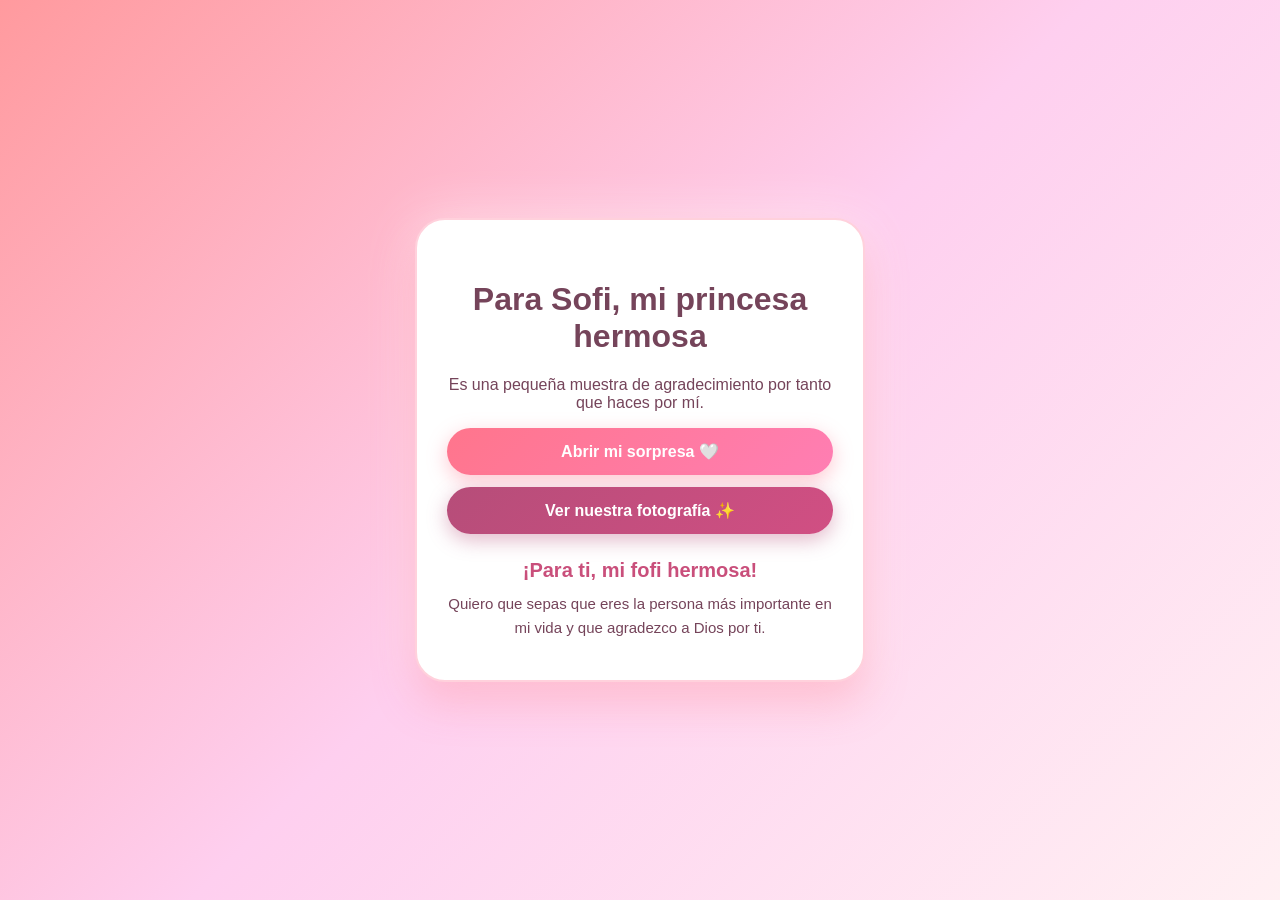
<file: docs/index.html>
<!DOCTYPE html>
<html lang="es">
<head>
    <meta charset="UTF-8">
    <meta name="viewport" content="width=device-width, initial-scale=1.0">
    <title>Para Sofi, mi princesa hermosa</title>
    <!-- Aquí está la corrección clave del nombre -->
    <link rel="stylesheet" href="./estilos.css">
</head>
<body>

    <main class="tarjeta-inicio">
        <h1>Para Sofi, mi princesa hermosa</h1>
        
        <p class="mensaje-intro">Es una pequeña muestra de agradecimiento por tanto que haces por mí.</p>
        
        <div class="botones-container">
            <a href="recuerdo.html" class="btn-romantico">Abrir mi sorpresa 🤍</a>
            <a href="recuerdo.html" class="btn-romantico secundario">Ver nuestra fotografía ✨</a>
        </div>

        <div class="pie-carta">
            <h2>¡Para ti, mi fofi hermosa!</h2>
            <p>Quiero que sepas que eres la persona más importante en mi vida y que agradezco a Dios por ti.</p>
        </div>
    </main>

</body>
</html>
</file>
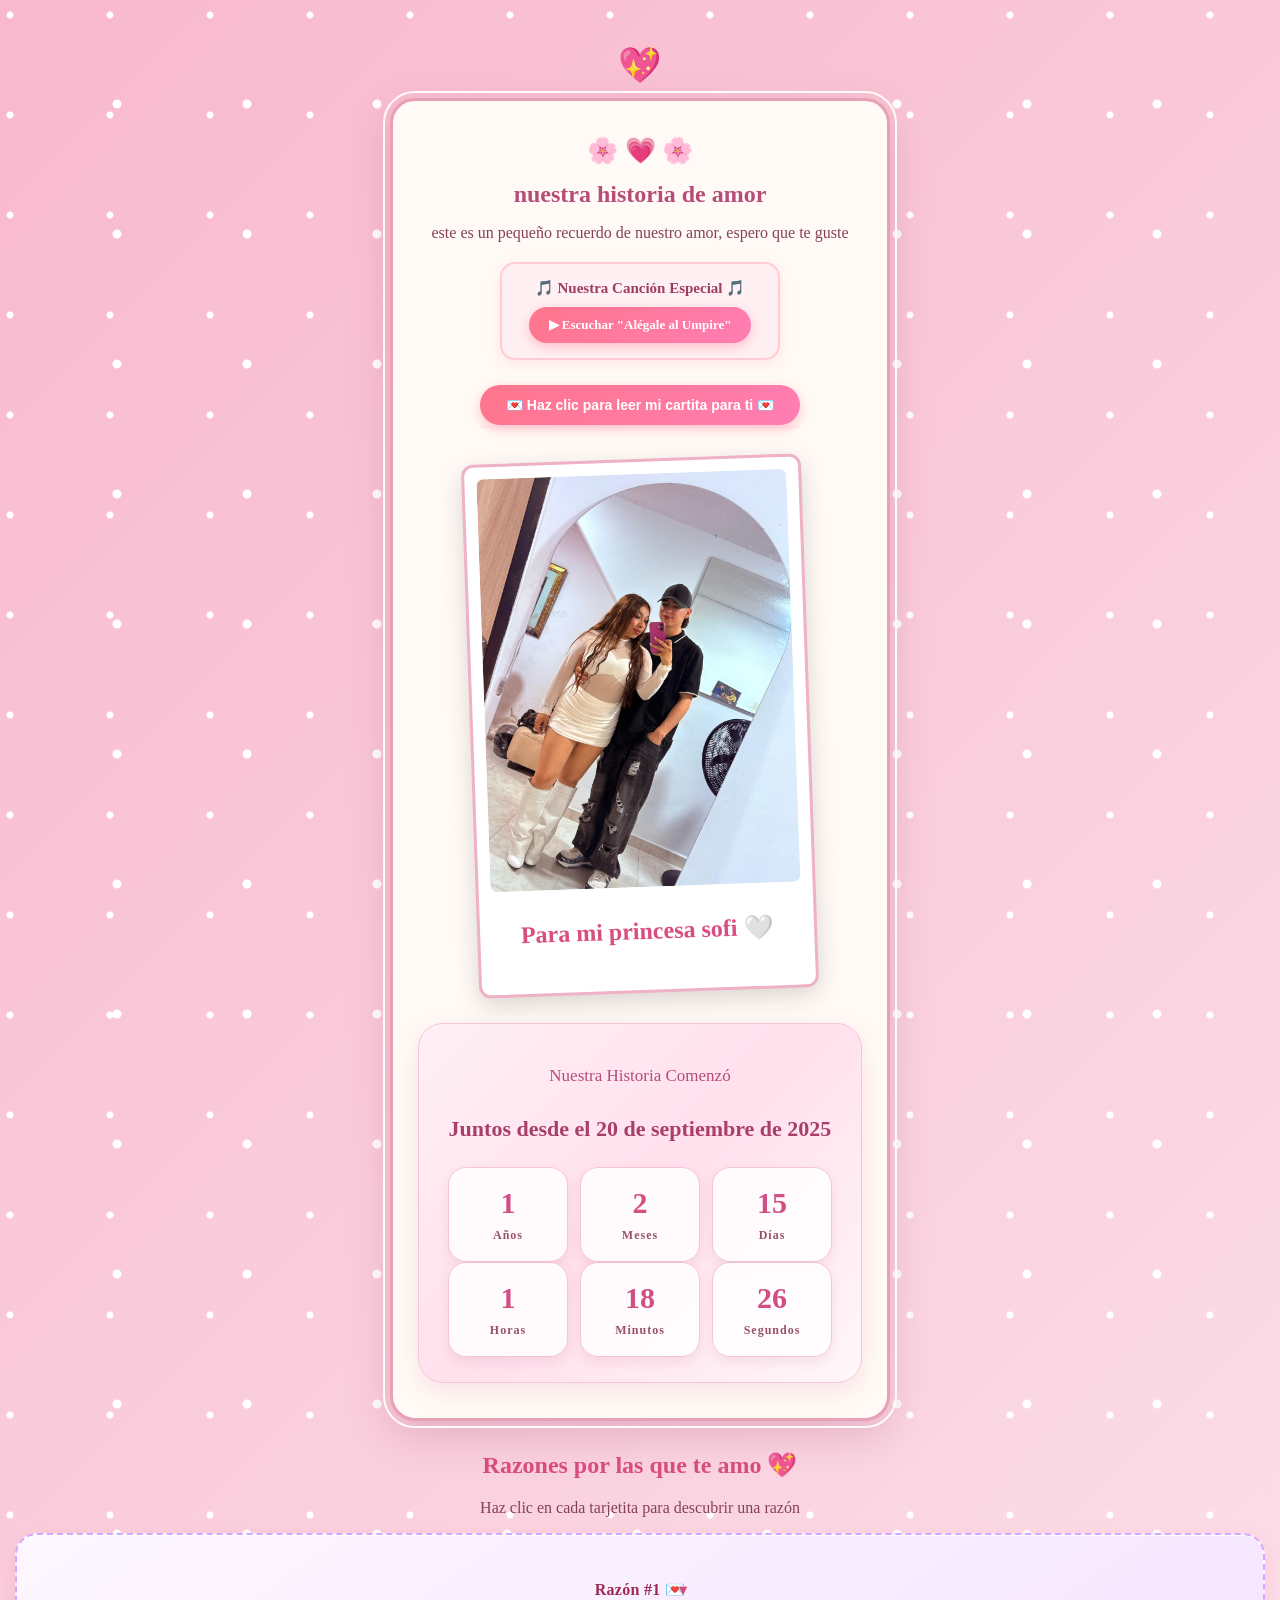
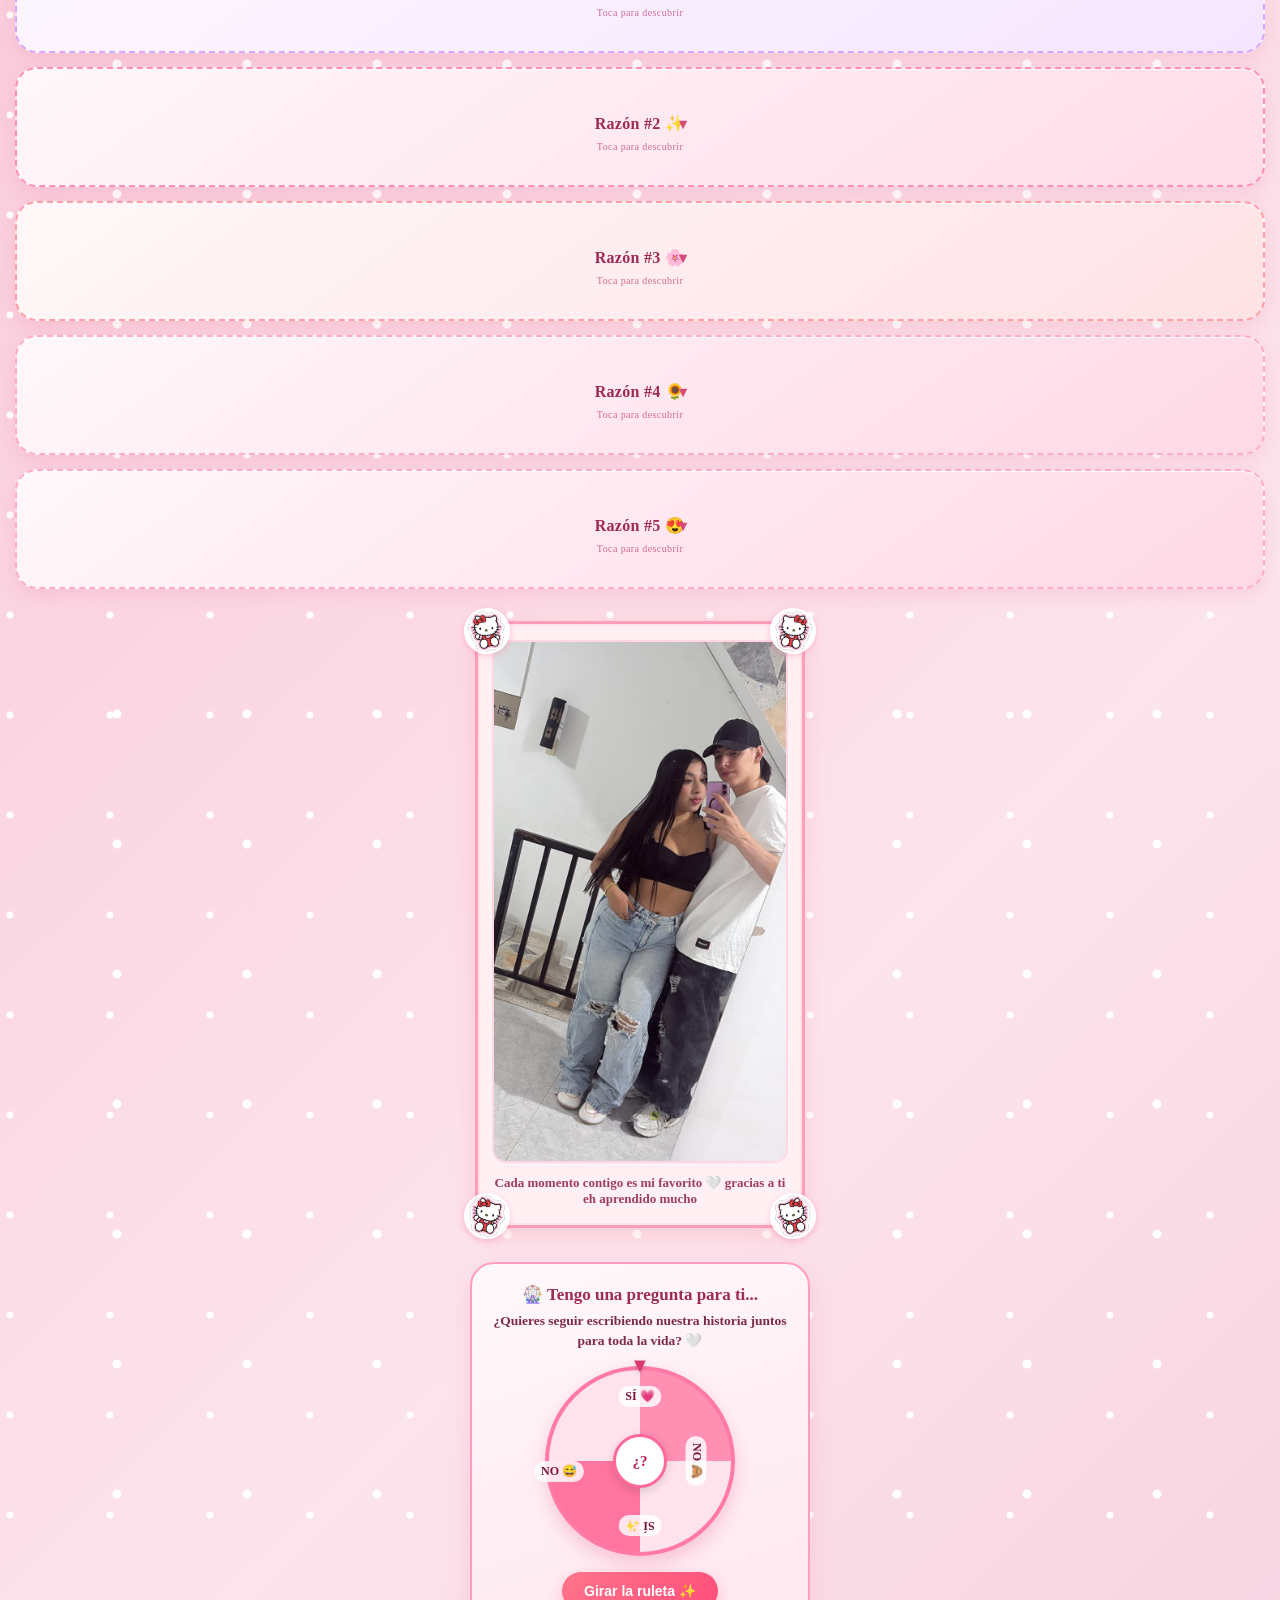
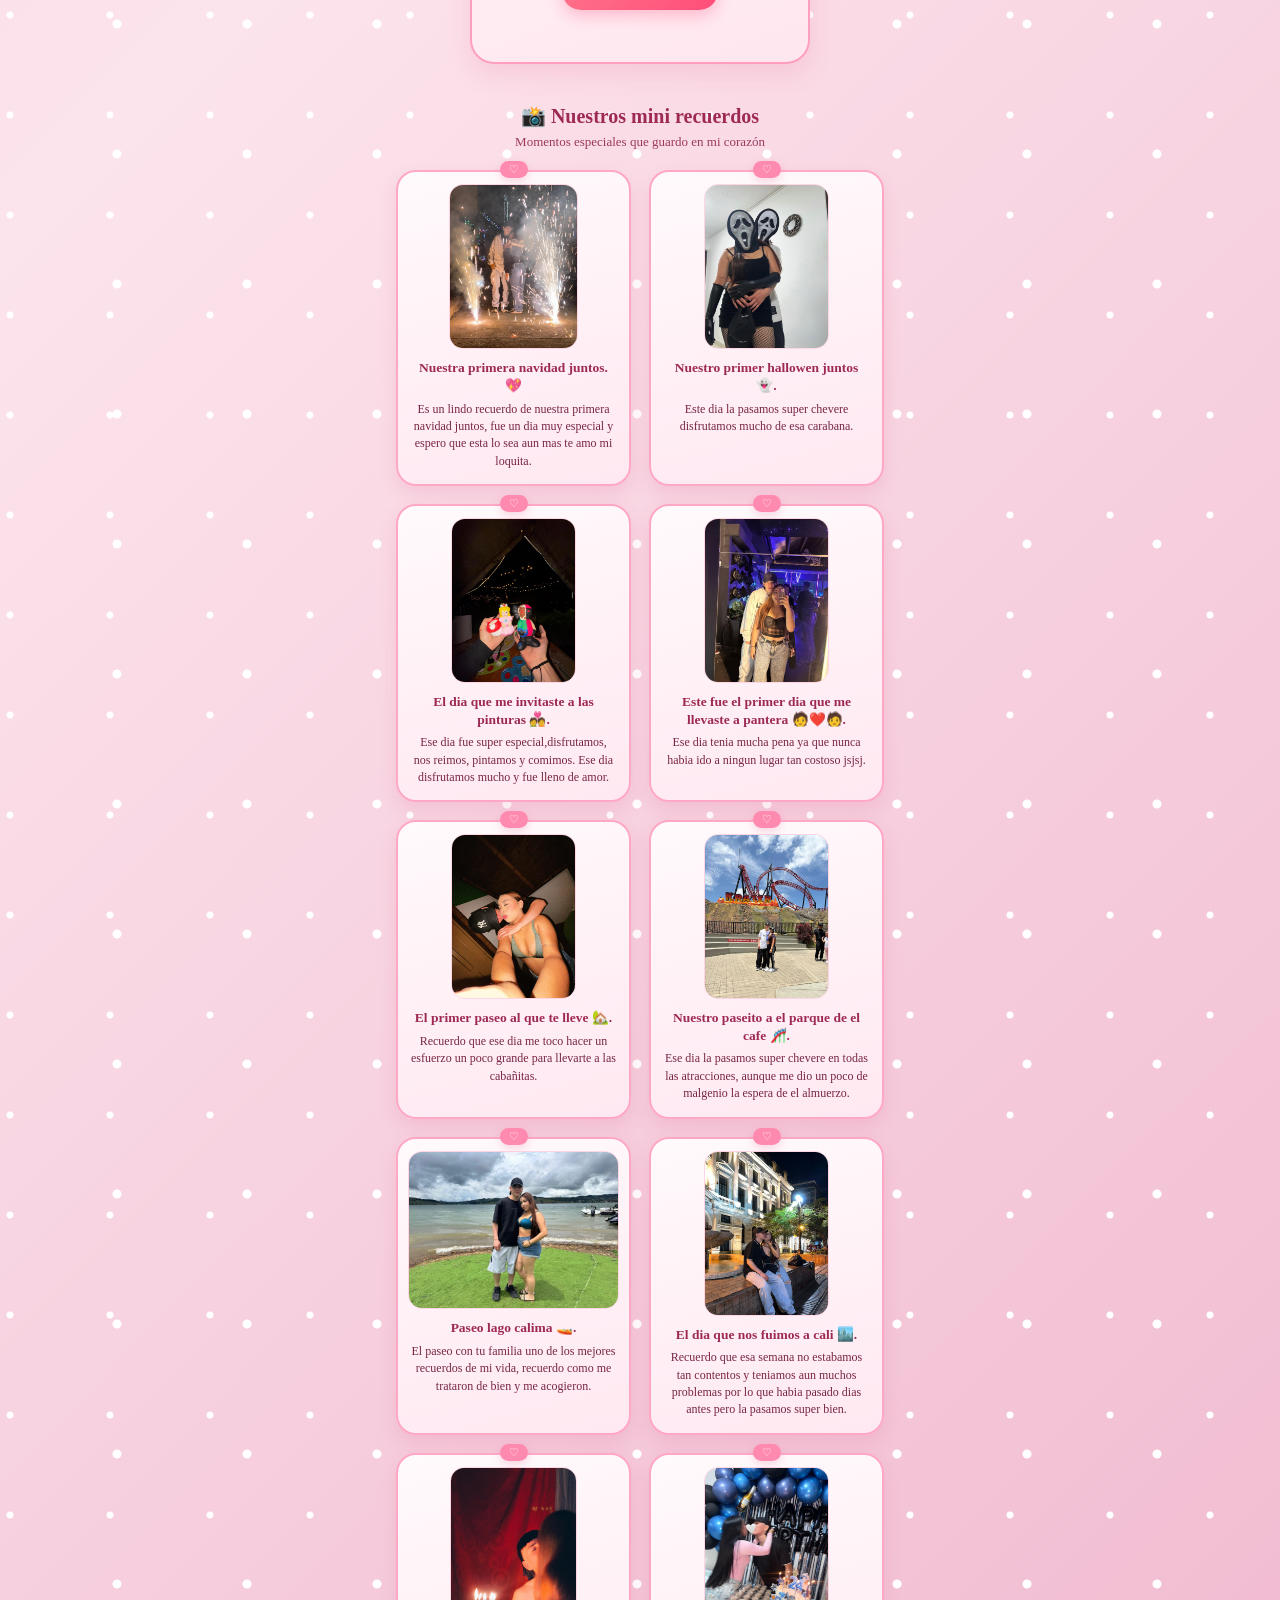
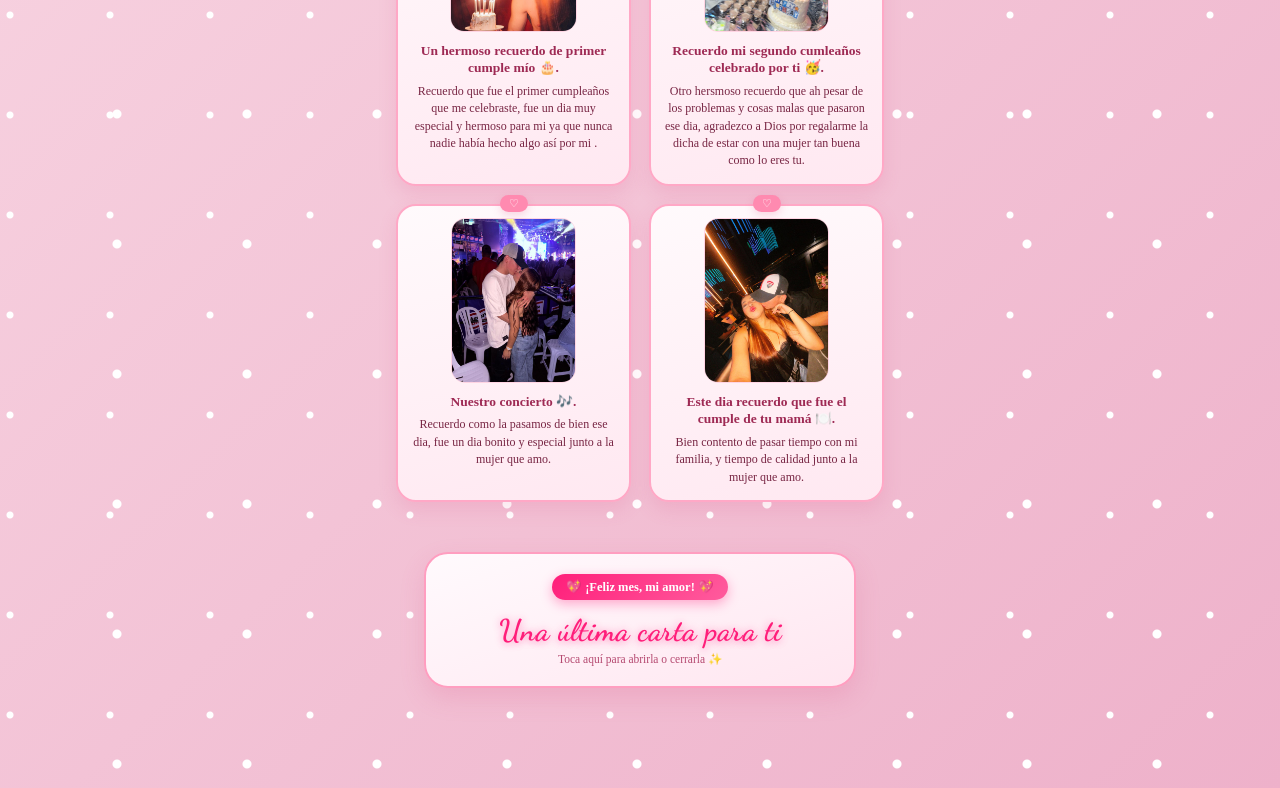
<file: docs/recuerdo.html>
<!DOCTYPE html>
<html lang="es">
<head>
    <meta charset="UTF-8">
    <meta name="viewport" content="width=device-width, initial-scale=1.0">
    <title>nuestra historia de amor</title>
    <link rel="preconnect" href="https://fonts.googleapis.com">
    <link rel="preconnect" href="https://fonts.gstatic.com" crossorigin>
    <link href="https://fonts.googleapis.com/css2?family=Dancing+Script:wght@600;700&display=swap" rel="stylesheet">
    <link rel="stylesheet" href="recuerdo.css">
    <style>
        /* ==========================================
           GALERÍA DE A DOS TARJETAS LADO A LADO (FOTO COMPLETA)
           ========================================== */
        .galeria-mini-recuerdos {
            width: 100% !important;
            max-width: 540px !important;
            margin: 34px auto 50px auto !important;
            padding: 0 12px !important;
            box-sizing: border-box !important;
            text-align: center !important;
        }

        .titulo-galeria-recuerdos {
            margin: 0 0 6px 0;
            font-size: 20px;
            font-weight: 700;
            color: #9e2a54;
        }

        .subtitulo-galeria-recuerdos {
            margin: 0 0 20px 0;
            font-size: 13px;
            color: #9c385d;
        }

        .galeria-mini-recuerdos .grid-mini-recuerdos {
            display: grid !important;
            grid-template-columns: repeat(2, minmax(0, 235px)) !important;
            justify-content: center !important;
            gap: 18px !important;
            width: 100% !important;
        }

        .galeria-mini-recuerdos .tarjeta-mini-recuerdo {
            position: relative;
            width: 100% !important;
            max-width: 235px !important;
            margin: 0 auto !important;
            padding: 12px 10px 14px 10px;
            background: linear-gradient(165deg, #fffafc 0%, #ffe8f1 100%);
            border: 2px solid #ffa8c6;
            border-radius: 20px;
            box-shadow: 0 8px 18px rgba(224, 82, 132, 0.15);
            box-sizing: border-box;
            display: flex;
            flex-direction: column;
            align-items: center;
            text-align: center;
            transition: transform 0.25s ease, box-shadow 0.25s ease;
        }

        .galeria-mini-recuerdos .tarjeta-mini-recuerdo::before {
            content: "♡";
            position: absolute;
            top: -11px;
            left: 50%;
            transform: translateX(-50%);
            background: #ff8ab0;
            color: #ffffff;
            font-size: 11px;
            line-height: 1;
            padding: 3px 9px;
            border-radius: 999px;
            box-shadow: 0 3px 8px rgba(224, 82, 132, 0.22);
        }

        .galeria-mini-recuerdos .tarjeta-mini-recuerdo:hover {
            transform: translateY(-3px);
            box-shadow: 0 12px 22px rgba(224, 82, 132, 0.24);
        }

        /* Imagen completa sin cortes y proporcionada */
        .galeria-mini-recuerdos .img-mini-recuerdo {
            width: auto !important;
            max-width: 100% !important;
            max-height: 165px !important;
            height: auto !important;
            object-fit: contain !important;
            border-radius: 14px;
            display: block;
            margin: 0 auto 10px auto;
            border: 1.5px solid #ffd4e3;
            background: #fff3f7;
        }

        .galeria-mini-recuerdos .info-mini-recuerdo {
            width: 100%;
            padding: 0 3px;
        }

        .galeria-mini-recuerdos .mini-titulo {
            margin: 0 0 6px 0;
            font-size: 13.5px;
            font-weight: 700;
            color: #9e2a54;
            line-height: 1.3;
        }

        .galeria-mini-recuerdos .mini-texto {
            margin: 0;
            font-size: 12px;
            line-height: 1.45;
            color: #782644;
        }

        @media (max-width: 480px) {
            .galeria-mini-recuerdos .grid-mini-recuerdos {
                grid-template-columns: minmax(0, 260px) !important;
            }
        }

        /* ==========================================
           ÚLTIMA CARTA: FELIZ MES, CURSIVA Y COLORES BRILLANTES
           ========================================== */
        .ultima-carta-mes {
            width: 100%;
            max-width: 460px;
            margin: 26px auto 55px auto;
            padding: 0 14px;
            box-sizing: border-box;
        }

        .sobre-mes {
            position: relative;
            background: linear-gradient(160deg, #fffafd 0%, #ffe6f0 100%);
            border: 2px solid #ff9ec0;
            border-radius: 24px;
            padding: 20px 18px;
            box-shadow: 0 10px 24px rgba(224, 82, 132, 0.18);
            cursor: pointer;
            text-align: center;
            transition: transform 0.25s ease, box-shadow 0.25s ease;
            box-sizing: border-box;
        }

        .sobre-mes:hover {
            transform: translateY(-3px);
            box-shadow: 0 14px 28px rgba(224, 82, 132, 0.24);
        }

        .etiqueta-mes {
            display: inline-block;
            background: linear-gradient(135deg, #ff1e7a 0%, #ff5c9d 100%);
            color: #ffffff;
            font-size: 12.5px;
            font-weight: 700;
            padding: 5px 14px;
            border-radius: 999px;
            margin-bottom: 8px;
            box-shadow: 0 4px 12px rgba(255, 30, 122, 0.35);
        }

        .ultima-carta-mes .titulo-ultima-carta {
            margin: 4px 0;
            font-family: 'Dancing Script', cursive !important;
            font-size: 30px !important;
            font-weight: 700 !important;
            color: #ff1e7a !important;
            text-shadow: 0 0 10px rgba(255, 30, 122, 0.3), 0 2px 6px rgba(255, 105, 180, 0.35);
            letter-spacing: 0.5px;
        }

        .pista-carta {
            display: block;
            font-size: 11.5px;
            color: #b54970;
        }

        .ultima-carta-mes .cuerpo-ultima-carta {
            display: none;
            margin-top: 16px;
            padding-top: 14px;
            border-top: 1.5px dashed #ffadc7;
            font-family: 'Dancing Script', cursive !important;
            font-size: 21px !important;
            line-height: 1.5 !important;
            color: #d6006d !important;
            text-align: left;
        }

        .sobre-mes.abierta .cuerpo-ultima-carta {
            display: block;
        }

        .ultima-carta-mes .saludo-carta {
            margin: 0 0 10px 0;
            font-family: 'Dancing Script', cursive !important;
            font-size: 25px !important;
            font-weight: 700 !important;
            color: #ff006e !important;
            text-shadow: 0 0 12px rgba(255, 0, 110, 0.35), 0 2px 6px rgba(255, 128, 171, 0.4);
            text-align: center;
        }

        .ultima-carta-mes .cuerpo-ultima-carta p {
            margin: 0 0 10px 0;
            color: #d4006c !important;
            text-shadow: 0 0 8px rgba(255, 45, 149, 0.22), 0 1px 4px rgba(255, 130, 180, 0.25);
        }

        .ultima-carta-mes .firma-carta {
            display: block;
            margin-top: 12px;
            text-align: right;
            font-family: 'Dancing Script', cursive !important;
            font-size: 23px !important;
            font-weight: 700 !important;
            color: #ff1493 !important;
            text-shadow: 0 0 10px rgba(255, 20, 147, 0.35), 0 2px 5px rgba(255, 105, 180, 0.35);
        }
    </style>
</head>
<body>

    <div class="tarjeta-inicio">
        <!-- tarjeta de bienvenida y contador -->
    </div>

    <main class="tarjeta">
        <h1>nuestra historia de amor</h1>
        <p>este es un pequeño recuerdo de nuestro amor, espero que te guste</p>

        <!-- AQUÍ METEMOS EL APARTADO DE LA CANCIÓN -->
        <div class="seccion-cancion">
            <p class="titulo-cancion">🎵 Nuestra Canción Especial 🎵</p>
            <a href="https://www.youtube.com/watch?v=G321HYlJTM4" target="_blank" class="btn-cancion">
                ▶ Escuchar "Alégale al Umpire"
            </a>
        </div>

        <!-- CARTA DESPLEGABLE / EFECTO ACORDEON -->
        <div class="seccion-carta">
            <button class="btn-carta" onclick="toggleCarta()">
                💌 Haz clic para leer mi cartita para ti 💌
            </button>

            <div id="contenidoCarta" class="contenido-carta">
                <p>Mi amor, hice esta pequeña página pensando en cada detalle de nosotros. Gracias por cada sonrisa, por cada momento juntos y por ser esa personita tan especial en mi vida. Te amo con alma, loquita. 🤍✨</p>
            </div>
        </div>

        <!-- Tu foto y lo demás -->
        <div class="marco">
            <img src="fotos/nosotros.jpg" alt="foto">
            <h2>Para mi princesa sofi 🤍</h2>
        </div>

        <!-- CONTADOR DE NUESTRO AMOR -->
        <section class="contador">
            <p class="subtitulo">Nuestra Historia Comenzó</p>
            <h2>Juntos desde el 20 de septiembre de 2025</h2>

            <div class="reloj">
                <div class="tiempo">
                    <span id="anios">0</span>
                    <small>Años</small>
                </div>

                <div class="tiempo">
                    <span id="meses">0</span>
                    <small>Meses</small>
                </div>

                <div class="tiempo">
                    <span id="días">0</span>
                    <small>Días</small>
                </div>
            </div>

            <div class="reloj">
                <div class="tiempo">
                    <span id="horas">0</span>
                    <small>Horas</small>
                </div>

                <div class="tiempo">
                    <span id="minutos">0</span>
                    <small>Minutos</small>
                </div>

                <div class="tiempo">
                    <span id="segundos">0</span>
                    <small>Segundos</small>
                </div>
            </div>
        </section>
    </main>

    <!-- SECCIÓN: RAZONES POR LAS QUE TE AMO -->
    <section class="seccion-razones">
        <h2>Razones por las que te amo 💖</h2>
        <p class="subtitulo-razones">Haz clic en cada tarjetita para descubrir una razón</p>

        <div class="tarjeta-razon" onclick="this.classList.toggle('activa')">
            <div class="frente">Razón #1 💌</div>
            <div class="detras">
                <div class="caja-foto-texto">
                    <img src="fotos/nosotros2.jpg" alt="Recuerdo razón 1" class="foto-razon-overlay">
                    <p class="texto-sobre-foto">Porque ah pesar de todos los problemas que hemos pasado aun sigues creyendo en nuestra relacion y hogar.</p>
                </div>
            </div>
        </div>

        <div class="tarjeta-razon" onclick="this.classList.toggle('activa')">
            <div class="frente">Razón #2 ✨</div>
            <div class="detras">
                <div class="caja-foto-texto">
                    <img src="fotos/nosotros3.jpg" alt="Recuerdo razón 2" class="foto-razon-overlay">
                    <p class="texto-sobre-foto">Por todo lo lindo que haces por mi y por querer cambiar aun sabiendo que es muy dificil para ti hacerlo.</p>
                </div>
            </div>
        </div>

        <div class="tarjeta-razon" onclick="this.classList.toggle('activa')">
            <div class="frente">Razón #3 🌸</div>
            <div class="detras">
                <div class="caja-foto-texto">
                    <img src="fotos/nosotros4.jpg" alt="Recuerdo razón 3" class="foto-razon-overlay">
                    <p class="texto-sobre-foto">Porque eres mi paz en los días difíciles, porque me das mucha feliciad y me motivas a seguir alenate.</p>
                </div>
            </div>
        </div>

        <div class="tarjeta-razon" onclick="this.classList.toggle('activa')">
            <div class="frente">Razón #4 🌻</div>
            <div class="detras">
                <div class="caja-foto-texto">
                    <img src="fotos/nosotros5.jpg" alt="Recuerdo razón 4" class="foto-razon-overlay">
                    <p class="texto-sobre-foto">Porque fuiste la unica persona que me trato y me hizo sentir como nunca antes alguien me habia hecho sentir.</p>
                </div>
            </div>
        </div>

        <div class="tarjeta-razon" onclick="this.classList.toggle('activa')">
            <div class="frente">Razón #5 😍</div>
            <div class="detras">
                <div class="caja-foto-texto">
                    <img src="fotos/nosotros6.jpg" alt="Recuerdo razón 5" class="foto-razon-overlay">
                    <p class="texto-sobre-foto">Porque gracias a ti me di cuenta que es el verdadero amor y lo valioso que es estar a tu lado.</p>
                </div>
            </div>
        </div>
    </section>

    <!-- FOTO CON MARCO Y ESQUINAS DE HELLO KITTY -->
    <div class="foto-extra-container">
        <div class="marco-hk">
            <!-- Esquinas de Hello Kitty -->
            <img src="fotos/hk-esquina.jpg" alt="" class="esquina-hk esquina-sup-izq">
            <img src="fotos/hk-esquina.jpg" alt="" class="esquina-hk esquina-sup-der">
            <img src="fotos/hk-esquina.jpg" alt="" class="esquina-hk esquina-inf-izq">
            <img src="fotos/hk-esquina.jpg" alt="" class="esquina-hk esquina-inf-der">

            <!-- Foto principal de la sección -->
            <img src="fotos/nosotros2.jpg" alt="Un momento más juntos" class="foto-hk-principal">
            <p class="pie-foto-extra">Cada momento contigo es mi favorito 🤍
                gracias a ti eh aprendido mucho
            </p>
        </div>
    </div>

    <!-- RULETA DE "SÍ" Y "NO" QUE SIEMPRE CAE EN "SÍ" -->
    <section class="seccion-ruleta-si">
        <h3 class="titulo-ruleta">🎡 Tengo una pregunta para ti...</h3>
        <p class="pregunta-ruleta">¿Quieres seguir escribiendo nuestra historia juntos para toda la vida? 🤍</p>

        <div class="ruleta-wrapper">
            <div class="flecha-ruleta">▼</div>
            <div class="ruleta-disco-sino" id="ruletaDisco">
                <span class="opcion-ruleta op-arriba">SÍ 💗</span>
                <span class="opcion-ruleta op-derecha">NO 🙈</span>
                <span class="opcion-ruleta op-abajo">SÍ ✨</span>
                <span class="opcion-ruleta op-izquierda">NO 😅</span>
                <div class="ruleta-centro">¿?</div>
            </div>
        </div>

        <button type="button" class="btn-girar-ruleta" id="btnGirarRuleta">Girar la ruleta ✨</button>
        <p class="resultado-ruleta" id="resultadoRuleta"></p>
    </section>

    <!-- GALERÍA DE MINI RECUERDOS ORDENADA -->
    <section class="galeria-mini-recuerdos">
        <h3 class="titulo-galeria-recuerdos">📸 Nuestros mini recuerdos</h3>
        <p class="subtitulo-galeria-recuerdos">Momentos especiales que guardo en mi corazón</p>

        <div class="grid-mini-recuerdos">
            <article class="tarjeta-mini-recuerdo">
                <img src="fotos/diciembre.jpg" alt="Nuestra primera navidad juntos" class="img-mini-recuerdo">
                <div class="info-mini-recuerdo">
                    <h4 class="mini-titulo">Nuestra primera navidad juntos.💖</h4>
                    <p class="mini-texto">Es un lindo recuerdo de nuestra primera navidad juntos, fue un dia muy especial y espero que esta lo sea aun mas te amo mi loquita.</p>
                </div>
            </article>

            <article class="tarjeta-mini-recuerdo">
                <img src="fotos/hallowen.jpg" alt="Nuestro primer halloween juntos" class="img-mini-recuerdo">
                <div class="info-mini-recuerdo">
                    <h4 class="mini-titulo">Nuestro primer hallowen juntos 👻.</h4>
                    <p class="mini-texto">Este dia la pasamos super chevere disfrutamos mucho de esa carabana.</p>
                </div>
            </article>

            <article class="tarjeta-mini-recuerdo">
                <img src="fotos/pinturas.jpg" alt="El día de las pinturas" class="img-mini-recuerdo">
                <div class="info-mini-recuerdo">
                    <h4 class="mini-titulo">El dia que me invitaste a las pinturas 💑.</h4>
                    <p class="mini-texto">Ese dia fue super especial,disfrutamos, nos reimos, pintamos y comimos. Ese dia disfrutamos mucho y fue lleno de amor.</p>
                </div>
            </article>

            <article class="tarjeta-mini-recuerdo">
                <img src="fotos/pantera.jpg" alt="Primer día en Pantera" class="img-mini-recuerdo">
                <div class="info-mini-recuerdo">
                    <h4 class="mini-titulo">Este fue el primer dia que me llevaste a pantera 🧑‍❤️‍🧑.</h4>
                    <p class="mini-texto">Ese dia tenia mucha pena ya que nunca habia ido a ningun lugar tan costoso jsjsj.</p>
                </div>
            </article>

            <article class="tarjeta-mini-recuerdo">
                <img src="fotos/paseocabañas.jpg" alt="Primer paseo a las cabañitas" class="img-mini-recuerdo">
                <div class="info-mini-recuerdo">
                    <h4 class="mini-titulo">El primer paseo al que te lleve 🏡.</h4>
                    <p class="mini-texto">Recuerdo que ese dia me toco hacer un esfuerzo un poco grande para llevarte a las cabañitas.</p>
                </div>
            </article>

            <article class="tarjeta-mini-recuerdo">
                <img src="fotos/krater2.jpg" alt="Parque del Café" class="img-mini-recuerdo">
                <div class="info-mini-recuerdo">
                    <h4 class="mini-titulo">Nuestro paseito a el parque de el cafe 🎢.</h4>
                    <p class="mini-texto">Ese dia la pasamos super chevere en todas las atracciones, aunque me dio un poco de malgenio la espera de el almuerzo.</p>
                </div>
            </article>

            <article class="tarjeta-mini-recuerdo">
                <img src="fotos/paseo3.jpg" alt="Paseo Lago Calima" class="img-mini-recuerdo">
                <div class="info-mini-recuerdo">
                    <h4 class="mini-titulo">Paseo lago calima 🚤.</h4>
                    <p class="mini-texto">El paseo con tu familia uno de los mejores recuerdos de mi vida, recuerdo como me trataron de bien y me acogieron.</p>
                </div>
            </article>

            <article class="tarjeta-mini-recuerdo">
                <img src="fotos/nosotros5.jpg" alt="El día que nos fuimos a Cali" class="img-mini-recuerdo">
                <div class="info-mini-recuerdo">
                    <h4 class="mini-titulo">El dia que nos fuimos a cali 🏙️.</h4>
                    <p class="mini-texto">Recuerdo que esa semana no estabamos tan contentos y teniamos aun muchos problemas por lo que habia pasado dias antes pero la pasamos super bien.</p>
                </div>
            </article>

            <article class="tarjeta-mini-recuerdo">
                <img src="fotos/cumpleañosalejo.jpg" alt="Un hermoso recuerdo de primer cumple mío" class="img-mini-recuerdo">
                <div class="info-mini-recuerdo">
                    <h4 class="mini-titulo">Un hermoso recuerdo de primer cumple mío 🎂.</h4>
                    <p class="mini-texto">Recuerdo que fue el primer cumpleaños que me celebraste, fue un dia muy especial y hermoso para mi ya que nunca nadie había hecho algo así por mi .</p>
                </div>
            </article>

            <article class="tarjeta-mini-recuerdo">
                <img src="fotos/cumpleañosalejo2.jpg" alt="Recuerdo mi segundo cumpleaños celebrado por ti" class="img-mini-recuerdo">
                <div class="info-mini-recuerdo">
                    <h4 class="mini-titulo">Recuerdo mi segundo cumleaños celebrado por ti 🥳.</h4>
                    <p class="mini-texto">Otro hersmoso recuerdo que ah pesar de los problemas y cosas malas que pasaron ese dia, agradezco a Dios por regalarme la dicha de estar con una mujer tan buena como lo eres tu.</p>
                </div>
            </article>

            <article class="tarjeta-mini-recuerdo">
                <img src="fotos/concierto.jpg" alt="Nuestro concierto" class="img-mini-recuerdo">
                <div class="info-mini-recuerdo">
                    <h4 class="mini-titulo">Nuestro concierto 🎶.</h4>
                    <p class="mini-texto">Recuerdo como la pasamos de bien ese dia, fue un dia bonito y especial junto a la mujer que amo.</p>
                </div>
            </article>

            <article class="tarjeta-mini-recuerdo">
                <img src="fotos/pantera2.jpg" alt="Este dia recuerdo que fue el cumple de tu mamá" class="img-mini-recuerdo">
                <div class="info-mini-recuerdo">
                    <h4 class="mini-titulo">Este dia recuerdo que fue el cumple de tu mamá 🍽️.</h4>
                    <p class="mini-texto">Bien contento de pasar tiempo con mi familia, y tiempo de calidad junto a la mujer que amo.</p>
                </div>
            </article>
        </div>
    </section>

    <!-- ÚLTIMA CARTA: FELIZ MES Y AGRADECIMIENTO -->
    <section class="ultima-carta-mes">
        <div class="sobre-mes" onclick="this.classList.toggle('abierta')">
            <div class="cabecera-mes">
                <span class="etiqueta-mes">💖 ¡Feliz mes, mi amor! 💖</span>
                <h3 class="titulo-ultima-carta">Una última carta para ti</h3>
                <small class="pista-carta">Toca aquí para abrirla o cerrarla ✨</small>
            </div>

            <div class="cuerpo-ultima-carta">
                <p class="saludo-carta">¡Feliz mes hoy, mi amor! 🤍</p>
                <p>
                    Hoy quiero decirte ¡feliz mes! y agradecerte de todo corazón por todo el tiempo que has estado conmigo,
                    por acompañarme en cada etapa y por cada una de las cosas tan lindas que has hecho por mí.
                </p>
                <p>
                    Gracias por tus detalles, por tu cariño y por cada momento bonito que hemos compartido. Celebrar un mes más
                    a tu lado me llena el alma de alegría y de ganas de seguir construyendo nuestra historia juntos. Te amo mucho. 🌸✨
                </p>
                <span class="firma-carta">Con todo mi amor, para ti 🤍</span>
            </div>
        </div>
    </section>

    <script src="./script.js"></script>
    <script>
    (function () {
        const disco = document.getElementById("ruletaDisco");
        const boton = document.getElementById("btnGirarRuleta");
        const resultado = document.getElementById("resultadoRuleta");

        if (!disco || !boton || !resultado) return;

        let anguloActual = 0;
        let girando = false;

        const mensajesSi = [
            "¡SÍ! La ruleta lo decidió: ¡SÍ para toda la vida! 🤍✨",
            "¡SÍ! Ni la ruleta acepta un no contigo 💗",
            "¡SÍ! Mil veces sí, hoy y siempre 🌸"
        ];

        boton.addEventListener("click", function () {
            if (girando) return;
            girando = true;
            resultado.textContent = "Girando...";

            const posicionesSi = [0, 180];
            const anguloObjetivoSi = posicionesSi[Math.floor(Math.random() * posicionesSi.length)];

            const vueltas = 360 * 5;
            const residuoActual = ((anguloActual % 360) + 360) % 360;
            const diferencia = ((anguloObjetivoSi - residuoActual) + 360) % 360;

            anguloActual += vueltas + diferencia;
            disco.style.transform = `rotate(${anguloActual}deg)`;

            setTimeout(() => {
                const frase = mensajesSi[Math.floor(Math.random() * mensajesSi.length)];
                resultado.textContent = frase;
                girando = false;
            }, 2600);
        });
    })();
    </script>
</body>
</html>
</file>
<file: docs/estilos.css>
/* CONFIGURACIÓN GENERAL Y FONDO ROMÁNTICO */
* {
    box-sizing: border-box;
}

body {
    margin: 0;
    min-height: 100vh;
    display: flex;
    flex-direction: column;
    justify-content: center;
    align-items: center;
    padding: 20px;
    background: linear-gradient(135deg, #ff9a9e 0%, #fecfef 50%, #fff0f3 100%);
    font-family: 'Segoe UI', Tahoma, Geneva, Verdana, sans-serif;
    color: #75445a;
    text-align: center;
    position: relative; /* Necesario para que los corazones absolutos se midan desde aquí */
    overflow-x: hidden;
}

/* CONTENEDOR DE LA PRIMERA PANTALLA */
.portada {
    position: relative;
    width: 100%;
    height: 100vh; /* Altura exacta de la ventana */
    display: flex;
    flex-direction: column;
    justify-content: center;
    align-items: center;
    overflow: hidden; /* Corta de raíz cualquier elemento que intente salir */
}


/* TARJETA PRINCIPAL (ESTILO CARTA ELEGANTE) */
.tarjeta-inicio {
    background: #ffffff;
    padding: 40px 30px;
    border-radius: 30px;
    max-width: 450px;
    width: 100%;
    /* Añadimos un brillo romántico alrededor */
    box-shadow: 0 20px 40px rgba(255, 117, 140, 0.35), 0 0 50px rgba(255, 255, 255, 0.6);
    border: 2px solid #ffd1dc;
    position: relative;
    animation: aparecerTexto 1s ease;
    z-index: 5;
}


/* CONTENEDOR DE BOTONES */
.botones-container {
    display: flex;
    flex-direction: column;
    gap: 12px;
    margin-bottom: 25px;
}

/* ESTILO DE LOS BOTONES ROMÁNTICOS */
.btn-romantico {
    display: inline-block;
    padding: 14px 20px;
    background: linear-gradient(135deg, #ff758c 0%, #ff7eb3 100%);
    color: white;
    text-decoration: none;
    font-size: 16px;
    font-weight: bold;
    border-radius: 50px;
    box-shadow: 0 6px 20px rgba(255, 117, 140, 0.4);
    transition: all 0.3s ease;
}

.btn-romantico.secundario {
    background: linear-gradient(135deg, #b64d79 0%, #d14f83 100%);
    box-shadow: 0 6px 20px rgba(182, 77, 121, 0.4);
}

.btn-romantico:hover {
    transform: translateY(-3px);
    box-shadow: 0 10px 25px rgba(255, 117, 140, 0.6);
}

/* SECCIÓN INFERIOR DENTRO DE LA TARJETA */
.pie-carta h2 {
    color: #c94f7b;
    font-size: 20px;
    margin-top: 20px;
    margin-bottom: 10px;
}

.pie-carta p {
    font-size: 15px;
    line-height: 1.6;
    color: #75445a;
    margin: 0;
}


/* ==========================================
   ESTILOS PARA LA SECCIÓN DE TARJETAS DE RAZONES
   ================================---------- */

.seccion-razones {
    max-width: 600px;
    margin: 40px auto;
    padding: 20px;
    text-align: center;
}

.seccion-razones h2 {
    color: #b64d79;
    font-size: 24px;
    margin-bottom: 8px;
}

.subtitulo-razones {
    color: #8c536a;
    font-size: 14px;
    margin-bottom: 25px;
}

/* CUADRÍCULA DE TARJETAS */
.razones-grid {
    display: grid;
    grid-template-columns: repeat(auto-fit, minmax(160px, 1fr));
    gap: 15px;
}

/* DISEÑO DE CADA TARJETA INTERACTIVA */
.tarjeta-razon {
    background: #ffffff;
    border: 2px solid #ffd1dc;
    border-radius: 20px;
    padding: 25px 15px;
    min-height: 120px;
    display: flex;
    align-items: center;
    justify-content: center;
    cursor: pointer;
    box-shadow: 0 4px 15px rgba(214, 90, 140, 0.1);
    transition: all 0.3s ease;
    text-align: center;
    user-select: none;
    position: relative;
}

.tarjeta-razon:hover {
    transform: translateY(-3px);
    box-shadow: 0 6px 20px rgba(255, 117, 140, 0.25);
    border-color: #ff758c;
}

/* TEXTO DEL FRENTE Y DE ATRÁS */
.tarjeta-razon .frente {
    font-weight: bold;
    color: #b64d79;
    font-size: 16px;
}

.tarjeta-razon .detras {
    display: none;
    font-size: 14px;
    color: #75445a;
    line-height: 1.5;
}

/* ESTADO CUANDO LA TARJETA ESTÁ ACTIVA (ABIERTA) */
.tarjeta-razon.activa .frente {
    display: none;
}

.tarjeta-razon.activa .detras {
    display: block;
    animation: aparecerTexto 0.4s ease;
}

/* ANIMACIÓN */
@keyframes aparecerTexto {
    from { 
        opacity: 0; 
        transform: scale(0.95); 
    }
    to { 
        opacity: 1; 
        transform: scale(1); 
    }
}
</file>
<file: docs/recuerdo.css>
/* CONFIGURACIÓN GENERAL */

* {
    box-sizing: border-box;
}

body {
    margin: 0;
    min-height: 100vh;
    padding: 45px 15px;

    background:
        radial-gradient(circle at 10% 15%, #ffffff 0 3px, transparent 4px),
        radial-gradient(circle at 90% 80%, #ffffff 0 4px, transparent 5px),
        linear-gradient(135deg, #f8b8cd, #fce4ec, #eeb1ca);

    background-size: 100px 100px, 130px 130px, cover;

    font-family: Georgia, serif;
    color: #85415c;
    text-align: center;
}

/* TARJETA PRINCIPAL */

.tarjeta {
    position: relative;
    max-width: 500px;
    margin: auto;
    padding: 35px 25px;

    background: #fffaf5;
    border: 3px solid #e8a0b7;
    outline: 2px solid #fffaf5;
    outline-offset: 5px;

    border-radius: 25px;

    box-shadow: 0 15px 40px #a94d7040;

    animation: aparecer 1.2s ease;
}

/* DECORACIÓN DE LA TARJETA */

.tarjeta::before {
    content: "🌸 💗 🌸";
    display: block;
    font-size: 25px;
    margin-bottom: 15px;
}

/* TÍTULOS */

h1 {
    color: #c94f7b;
    font-size: 32px;
    margin-bottom: 15px;
}

h2 {
    color: #d94d80;
    margin-top: 30px;
}

/* MARCO DE LA FOTOGRAFÍA */

.marco {
    position: relative;
    background: white;

    padding: 12px 12px 25px;
    margin: 30px auto;

    max-width: 340px;

    border: 3px solid #efb1c5;
    border-radius: 12px;

    box-shadow: 0 8px 25px #00000025;

    transform: rotate(-2deg);
    transition: transform 0.4s ease;
}

.marco:hover {
    transform: rotate(0deg) scale(1.03);
}

/* IMAGEN */

.marco img {
    width: 100%;
    display: block;
    border-radius: 7px;
}

/* MENSAJE DE AMOR */

.carta {
    font-size: 17px;
    line-height: 1.9;
    color: #75445a;
    white-space: pre-line;
}

/* ANIMACIÓN */

@keyframes aparecer {
    from {
        opacity: 0;
        transform: translateY(35px);
    }

    to {
        opacity: 1;
        transform: translateY(0);
    }
}

/* CORAZONES FLOTANTES */

.corazones {
    position: fixed;
    inset: 0;
    width: 100%;
    height: 100%;
    overflow: hidden;
    pointer-events: none;
    z-index: 10;
}

.corazones span {
    position: absolute;
    bottom: -60px;
    left: var(--posicion);
    font-size: var(--tamano);
    opacity: 0;
    animation: flotar var(--duracion) linear infinite;
    animation-delay: var(--esperar);
}

/* POSICIONES Y VELOCIDADES */

.corazones span:nth-child(1)  { --posicion: 50%; --tamano: 24px; --duracion: 8s;  --esperar: 0s; }
.corazones span:nth-child(2)  { --posicion: 15%; --tamano: 32px; --duracion: 11s; --esperar: 2s; }
.corazones span:nth-child(3)  { --posicion: 27%; --tamano: 20px; --duracion: 9s;  --esperar: 4s; }
.corazones span:nth-child(4)  { --posicion: 38%; --tamano: 30px; --duracion: 12s; --esperar: 1s; }
.corazones span:nth-child(5)  { --posicion: 50%; --tamano: 25px; --duracion: 10s; --esperar: 3s; }
.corazones span:nth-child(6)  { --posicion: 62%; --tamano: 35px; --duracion: 9s;  --esperar: 5s; }
.corazones span:nth-child(7)  { --posicion: 73%; --tamano: 22px; --duracion: 11s; --esperar: 2s; }
.corazones span:nth-child(8)  { --posicion: 83%; --tamano: 30px; --duracion: 8s;  --esperar: 4s; }
.corazones span:nth-child(9)  { --posicion: 92%; --tamano: 26px; --duracion: 12s; --esperar: 1s; }
.corazones span:nth-child(10) { --posicion: 45%; --tamano: 18px; --duracion: 10s; --esperar: 6s; }

/* ANIMACION DE LOS CORAZONES */
@keyframes flotar {
    0% {
        transform: translateY(0) rotate(0deg);
        opacity: 0;
    }
    10% {
        opacity: 1;
    }
    50% {
        transform: translateY(-50vh) rotate(25deg);
        opacity: 0.9;
    }
    90% {
        opacity: 0.8;
    }
    100% {
        transform: translateY(-100vh) rotate(25deg);
        opacity: 0;
    }
}

/* ESTILO DE TARJETA PARA LA SECCIÓN DE LA CANCIÓN */
.seccion-cancion {
    background: #fff0f3 !important;
    border: 2px solid #ffccd5 !important;
    border-radius: 15px !important;
    padding: 15px !important;
    margin: 20px auto !important;
    width: 90% !important;
    max-width: 280px !important;
    display: flex !important;
    flex-direction: column !important;
    align-items: center !important;
    gap: 10px !important;
    box-shadow: 0 4px 15px rgba(255, 117, 140, 0.15) !important;
    text-align: center !important;
}

.titulo-cancion {
    font-size: 15px !important;
    font-weight: 600 !important;
    color: #9e3d61 !important;
    margin: 0 !important;
}

.btn-cancion {
    display: inline-flex !important;
    align-items: center !important;
    justify-content: center !important;
    gap: 8px !important;
    background: linear-gradient(135deg, #ff758c 0%, #ff7eb3 100%) !important;
    color: white !important;
    padding: 10px 20px !important;
    border-radius: 25px !important;
    text-decoration: none !important;
    font-weight: bold !important;
    font-size: 13px !important;
    box-shadow: 0 4px 12px rgba(255, 117, 140, 0.4) !important;
    transition: all 0.3s ease !important;
}

.btn-cancion:hover {
    background: linear-gradient(135deg, #ff5270 0%, #ff6395 100%) !important;
    transform: translateY(-2px) !important;
    box-shadow: 0 6px 16px rgba(255, 117, 140, 0.6) !important;
}

/* CORAZÓN DECORATIVO ARRIBA */
.tarjeta-inicio::before {
    content: "💖";
    display: block;
    font-size: 35px;
    margin-bottom: 12px;
}

/* TÍTULOS Y TEXTOS */
h1 {
    color: #b64d79;
    font-size: 24px;
    margin-bottom: 15px;
    font-weight: 700;
}

.mensaje-intro {
    font-size: 16px;
    line-height: 1.6;
    color: #8c536a;
    margin-bottom: 25px;
}

/* ===== DISEÑO ROMÁNTICO DEL CONTADOR ===== */

.contador {
    margin-top: 30px;
    padding: 25px 18px;
    border-radius: 25px;
    background: linear-gradient(135deg, #fff0f6, #ffe0ec, #fff7fa);
    border: 1px solid #f5c6d8;
    box-shadow: 0 8px 25px rgba(214, 90, 140, 0.15);
    text-align: center;
}

/* Título del contador */
.contador .subtitulo {
    color: #b64d79;
    font-size: 17px;
    margin-bottom: 10px;
}

/* Fecha */
.contador h2 {
    color: #a83f6b;
    font-size: 22px;
    margin-bottom: 25px;
}

/* Organización de las tarjetas */
.reloj {
    display: flex;
    flex-wrap: wrap;
    justify-content: center;
    gap: 12px;
}

/* Cada tarjeta de tiempo */
.tiempo {
    flex: 1 1 90px;
    max-width: 120px;
    min-width: 75px;
    padding: 18px 10px;
    background: rgba(255, 255, 255, 0.85);
    border: 1px solid #f4c4d8;
    border-radius: 18px;
    box-shadow: 0 5px 12px rgba(190, 75, 120, 0.12);
    transition: transform 0.3s, box-shadow 0.3s;
}

/* Números */
.tiempo span {
    display: block;
    color: #d14f83;
    font-size: 30px;
    font-weight: bold;
    margin-bottom: 8px;
}

/* Nombres: años, meses, días, etc. */
.tiempo small {
    display: block;
    color: #98506d;
    font-size: 12px;
    letter-spacing: 1px;
    font-weight: bold;
}

/* Efecto suave */
.tiempo:hover {
    transform: translateY(-5px);
    box-shadow: 0 8px 18px rgba(190, 75, 120, 0.2);
}

/* ==========================================
   AJUSTE PARA QUE SE VEA TODO EL TEXTO EN LAS RAZONES
   ========================================== */
.tarjeta-razon {
    min-height: 150px;
    height: auto;
}

.tarjeta-razon .detras {
    padding: 14px;
    font-size: 13px;
    line-height: 1.4;
    overflow-y: auto;
    display: flex;
    align-items: center;
    justify-content: center;
    text-align: center;
}

/* CUADRÍCULA DE TARJETAS */
.razones-grid {
    display: grid;
    grid-template-columns: repeat(auto-fit, minmax(160px, 1fr));
    gap: 15px;
}

/* DISEÑO DE CADA TARJETA INTERACTIVA */
.tarjeta-razon {
    background: #ffffff;
    border: 2px solid #ffd1dc;
    border-radius: 20px;
    padding: 25px 15px;
    min-height: 120px;
    display: flex;
    align-items: center;
    justify-content: center;
    cursor: pointer;
    box-shadow: 0 8px 20px rgba(214, 90, 140, 0.15);
    transition: all 0.3s ease;
    position: relative;
    user-select: none;
}

.tarjeta-razon:hover {
    transform: translateY(-5px);
    box-shadow: 0 12px 25px rgba(255, 117, 140, 0.3);
    border-color: #ff758c;
}

/* TEXTO DEL FRENTE VS TEXTO DE ATRÁS */
.tarjeta-razon .detras {
    display: none;
    font-size: 14px;
    color: #75445a;
    line-height: 1.5;
}

.tarjeta-razon.activa .frente {
    display: none;
}

.tarjeta-razon.activa .detras {
    display: block;
    animation: aparecerTexto 0.4s ease;
}

.tarjeta-razon .frente {
    font-weight: bold;
    color: #b64d79;
    font-size: 15px;
}

@keyframes aparecerTexto {
    from { opacity: 0; transform: scale(0.95); }
    to { opacity: 1; transform: scale(1); }
}

/* Adaptación a celulares */
@media (max-width: 480px) {
    .contador {
        padding: 20px 12px;
    }

    .tiempo {
        min-width: 75px;
        padding: 14px 8px;
    }

    .tiempo span {
        font-size: 25px;
    }

    .contador h2 {
        font-size: 19px;
    }
}

/* ==========================================
   ESTILOS PARA LA CARTA DESPLEGABLE
   ========================================== */
.seccion-carta {
    margin: 25px auto;
    width: 90%;
    max-width: 320px;
    text-align: center;
}

.btn-carta {
    background: linear-gradient(135deg, #ff758c 0%, #ff7eb3 100%);
    color: white;
    border: none;
    padding: 12px 20px;
    border-radius: 25px;
    font-weight: bold;
    font-size: 14px;
    cursor: pointer;
    box-shadow: 0 4px 12px rgba(255, 117, 140, 0.4);
    transition: all 0.3s ease;
    width: 100%;
}

.btn-carta:hover {
    background: linear-gradient(135deg, #ff5270 0%, #ff6395 100%);
    transform: translateY(-2px);
    box-shadow: 0 6px 16px rgba(255, 117, 140, 0.6);
}

/* Contenido oculto por defecto */
.contenido-carta {
    max-height: 0;
    overflow: hidden;
    transition: max-height 0.5s ease-out, padding 0.5s ease;
    background: #fff0f3;
    border-radius: 15px;
    padding: 0 15px;
    border: 2px solid transparent;
    text-align: left;
}

.contenido-carta p {
    font-size: 13px;
    color: #8c425d;
    line-height: 1.5;
    margin: 0;
}

/* ==========================================
   MARCO CON ESQUINAS DE HELLO KITTY
   ========================================== */
.foto-extra-container {
    margin: 32px auto;
    width: 90%;
    max-width: 330px;
    display: flex;
    justify-content: center;
}

.marco-hk {
    position: relative;
    background: #fff0f3;
    border: 3px solid #ff9ebb;
    border-radius: 22px;
    padding: 16px 14px 18px 14px;
    box-shadow: 0 8px 22px rgba(255, 117, 140, 0.2), inset 0 0 0 2px #ffe3ec;
    text-align: center;
    width: 100%;
}

.foto-hk-principal {
    width: 100%;
    height: auto;
    border-radius: 14px;
    display: block;
    object-fit: cover;
    border: 2px solid #ffd6e4;
}

.esquina-hk {
    position: absolute;
    width: 46px;
    height: 46px;
    object-fit: cover;
    border-radius: 50%;
    pointer-events: none;
    z-index: 3;
    box-shadow: 0 2px 6px rgba(255, 105, 150, 0.35);
    border: 2px solid #ffffff;
}

/* Posición y giro suave en cada esquina */
.esquina-sup-izq {
    top: -16px;
    left: -14px;
    transform: rotate(-12deg);
}

.esquina-sup-der {
    top: -16px;
    right: -14px;
    transform: rotate(12deg) scaleX(-1);
}

.esquina-inf-izq {
    bottom: -14px;
    left: -14px;
    transform: rotate(10deg);
}

.esquina-inf-der {
    bottom: -14px;
    right: -14px;
    transform: rotate(-10deg) scaleX(-1);
}

.pie-foto-extra {
    margin: 12px 0 0 0;
    font-size: 13px;
    font-weight: 600;
    color: #9e3d61;
}

/* ==========================================
   NUEVO DISEÑO CAJITAS DE RAZONES CON FOTO
   ========================================== */
.tarjeta-razon {
    background: linear-gradient(180deg, #fff6f8 0%, #ffeef2 100%);
    border: 2px solid #ffb8ce;
    border-radius: 20px;
    box-shadow: 0 6px 16px rgba(255, 117, 140, 0.14);
    transition: transform 0.25s ease, box-shadow 0.25s ease, border-color 0.25s ease;
    cursor: pointer;
    overflow: hidden;
}

.tarjeta-razon:hover {
    transform: translateY(-2px);
    border-color: #ff8fb1;
    box-shadow: 0 10px 22px rgba(255, 117, 140, 0.22);
}

.tarjeta-razon .detras {
    display: flex;
    flex-direction: column;
    align-items: center;
    gap: 10px;
    padding: 14px;
    text-align: center;
}

.foto-razon {
    width: 100%;
    max-width: 220px;
    height: 140px;
    object-fit: cover;
    border-radius: 14px;
    border: 2px solid #ffd6e4;
    box-shadow: 0 4px 10px rgba(255, 117, 140, 0.15);
}

.texto-razon {
    margin: 0;
    font-size: 13px;
    line-height: 1.45;
    color: #8c3b59;
    font-weight: 500;
}

/* ==========================================
   DESPLIEGUE AL CLIC CON TEXTO SOBRE LA FOTO
   ========================================== */
.tarjeta-razon .detras {
    max-height: 0;
    opacity: 0;
    overflow: hidden;
    padding: 0 12px;
    transition: max-height 0.45s ease, opacity 0.35s ease, padding 0.35s ease;
    display: flex;
    justify-content: center;
    align-items: center;
}

.tarjeta-razon.activa .detras {
    max-height: 520px;
    opacity: 1;
    padding: 12px;
}

.caja-foto-texto {
    position: relative;
    width: 100%;
    max-width: 340px;
    border-radius: 16px;
    overflow: hidden;
    box-shadow: 0 8px 20px rgba(0, 0, 0, 0.2);
    border: 2px solid #ffd1e0;
}

.foto-razon-overlay {
    width: 100%;
    height: 250px;
    object-fit: cover;
    display: block;
}

.caja-foto-texto::after {
    content: "";
    position: absolute;
    inset: 0;
    background: linear-gradient(
        to top,
        rgba(25, 6, 16, 0.9) 0%,
        rgba(25, 6, 16, 0.52) 55%,
        rgba(25, 6, 16, 0.05) 100%
    );
    pointer-events: none;
}

.texto-sobre-foto {
    position: absolute;
    bottom: 0;
    left: 0;
    right: 0;
    z-index: 2;
    margin: 0;
    padding: 14px 12px;
    color: #ffffff;
    font-size: 13px;
    line-height: 1.4;
    font-weight: 500;
    text-align: center;
    text-shadow: 0 2px 6px rgba(0, 0, 0, 0.75);
}

/* ==========================================
   TEXTO DE CADA RAZÓN ENCIMA DE LA FOTO
   ========================================== */
.tarjeta-razon .detras {
    display: none;
    padding: 12px;
}

.tarjeta-razon.activa .detras {
    display: flex;
    justify-content: center;
    align-items: center;
}

.tarjeta-foto-texto {
    position: relative;
    width: 100%;
    max-width: 320px;
    border-radius: 16px;
    overflow: hidden;
    box-shadow: 0 8px 20px rgba(0, 0, 0, 0.2);
    border: 2px solid #ffd1e0;
}

.img-razon {
    width: 100%;
    height: 250px;
    object-fit: cover;
    display: block;
}

.tarjeta-foto-texto::after {
    content: "";
    position: absolute;
    inset: 0;
    background: linear-gradient(
        to bottom,
        rgba(20, 5, 12, 0.88) 0%,
        rgba(20, 5, 12, 0.42) 52%,
        rgba(20, 5, 12, 0.05) 100%
    );
    pointer-events: none;
}

.texto-sobre-imagen {
    position: absolute;
    top: 0;
    bottom: auto;
    left: 0;
    right: 0;
    z-index: 2;
    margin: 0;
    padding: 14px 12px;
    color: #ffffff;
    font-size: 13px;
    line-height: 1.4;
    font-weight: 500;
    text-align: center;
    text-shadow: 0 2px 6px rgba(0, 0, 0, 0.8);
}

/* ==========================================
   DISEÑO ROMÁNTICO RENOVADO PARA CAJONES DE RAZONES
   ========================================== */
.tarjeta-razon {
    background: linear-gradient(145deg, #fff8fa 0%, #ffe6ee 55%, #ffd9e6 100%);
    border: 2px solid #ffadc6;
    border-radius: 22px;
    margin-bottom: 14px;
    box-shadow: 0 7px 18px rgba(235, 92, 138, 0.14), inset 0 1px 0 rgba(255, 255, 255, 0.85);
    transition: transform 0.28s ease, box-shadow 0.28s ease, border-color 0.28s ease, background 0.28s ease;
    cursor: pointer;
    overflow: hidden;
}

.tarjeta-razon:hover {
    transform: translateY(-3px) scale(1.01);
    border-color: #ff7aa5;
    box-shadow: 0 12px 24px rgba(235, 92, 138, 0.22);
}

.tarjeta-razon.activa {
    background: linear-gradient(145deg, #fff2f6 0%, #ffdfe9 100%);
    border-color: #ff6999;
    box-shadow: 0 12px 26px rgba(225, 75, 125, 0.25);
}

.tarjeta-razon .frente {
    padding: 16px 20px;
    font-size: 16px;
    font-weight: 700;
    color: #9e2a54;
    letter-spacing: 0.3px;
    display: flex;
    align-items: center;
    justify-content: center;
    gap: 8px;
    position: relative;
}

.tarjeta-razon .frente::after {
    content: "▾";
    position: absolute;
    right: 18px;
    font-size: 15px;
    color: #d64b7a;
    transition: transform 0.3s ease;
}

.tarjeta-razon.activa .frente::after {
    transform: rotate(180deg);
}

/* ==========================================
   TOQUES EXTRA ROMÁNTICOS EN LOS CAJONES
   ========================================== */
.tarjeta-razon {
    position: relative;
    border-style: dashed;
    border-width: 2px;
}

.tarjeta-razon.activa {
    border-style: solid;
}

.tarjeta-razon .frente::before {
    content: "Toca para descubrir";
    position: absolute;
    bottom: 3px;
    font-size: 10px;
    font-weight: 500;
    color: #c95880;
    opacity: 0.85;
    letter-spacing: 0.4px;
}

.tarjeta-razon.activa .frente::before {
    content: "Toca para cerrar";
}

.tarjeta-razon .frente {
    padding-top: 15px;
    padding-bottom: 22px;
}

.tarjeta-razon:nth-child(1) {
    background: linear-gradient(145deg, #fff8fa 0%, #ffe6ef 100%);
    border-color: #ff9ec0;
}

.tarjeta-razon:nth-child(2) {
    background: linear-gradient(145deg, #fff9f5 0%, #ffe9dc 100%);
    border-color: #ffb696;
}

.tarjeta-razon:nth-child(3) {
    background: linear-gradient(145deg, #fdf7ff 0%, #f5e6ff 100%);
    border-color: #d5a8ff;
}

.tarjeta-razon:nth-child(4) {
    background: linear-gradient(145deg, #fff7fa 0%, #ffdce8 100%);
    border-color: #ff8fb3;
}

.tarjeta-razon:nth-child(5) {
    background: linear-gradient(145deg, #fff8f8 0%, #ffe2e6 100%);
    border-color: #ff9ea8;
}

/* ==========================================
   CUADRANTES "SÍ" Y "NO" EN LA RULETA
   ========================================== */
.ruleta-disco-sino {
    width: 100%;
    height: 100%;
    border-radius: 50%;
    border: 4px solid #ff7aa5;
    background: conic-gradient(
        #ff8fb3 0deg 90deg,
        #ffe3ec 90deg 180deg,
        #ff75a0 180deg 270deg,
        #ffe3ec 270deg 360deg
    );
    box-shadow: 0 8px 18px rgba(225, 75, 125, 0.25);
    transition: transform 2.6s cubic-bezier(0.17, 0.89, 0.32, 1.05);
    position: relative;
}

.opcion-ruleta {
    position: absolute;
    font-size: 12px;
    font-weight: 800;
    color: #7a143b;
    background: rgba(255, 255, 255, 0.82);
    padding: 3px 7px;
    border-radius: 12px;
    z-index: 2;
    pointer-events: none;
}

.op-arriba {
    top: 16px;
    left: 50%;
    transform: translateX(-50%);
}

.op-derecha {
    right: 10px;
    top: 50%;
    transform: translateY(-50%) rotate(90deg);
}

.op-abajo {
    bottom: 16px;
    left: 50%;
    transform: translateX(-50%) rotate(180deg);
}

.op-izquierda {
    left: 10px;
    top: 50%;
    transform: translateX(-50%);
}

.ruleta-disco-sino .ruleta-centro {
    position: absolute;
    top: 50%;
    left: 50%;
    transform: translate(-50%, -50%);
    z-index: 3;
    width: 54px;
    height: 54px;
    font-size: 15px;
}

/* ==========================================
   RULETA ROMÁNTICA CON RESPUESTA "SÍ"
   ========================================== */
.seccion-ruleta-si {
    margin: 34px auto 40px auto;
    width: 90%;
    max-width: 340px;
    background: linear-gradient(160deg, #fff8fa 0%, #ffe6ef 100%);
    border: 2px solid #ff9ec0;
    border-radius: 24px;
    padding: 20px 16px;
    box-shadow: 0 10px 24px rgba(235, 92, 138, 0.16);
    text-align: center;
}

.titulo-ruleta {
    margin: 0 0 6px 0;
    font-size: 17px;
    color: #9e2a54;
    font-weight: 700;
}

.pregunta-ruleta {
    margin: 0 0 16px 0;
    font-size: 13.5px;
    line-height: 1.45;
    color: #7d2948;
    font-weight: 600;
}

.ruleta-wrapper {
    position: relative;
    width: 190px;
    height: 190px;
    margin: 0 auto 16px auto;
    display: flex;
    justify-content: center;
    align-items: center;
}

.flecha-ruleta {
    position: absolute;
    top: -12px;
    z-index: 5;
    font-size: 20px;
    color: #d93872;
    text-shadow: 0 2px 5px rgba(0, 0, 0, 0.2);
}

.ruleta-disco {
    width: 100%;
    height: 100%;
    border-radius: 50%;
    border: 4px solid #ff7aa5;
    background: conic-gradient(
        #ff8fb3 0deg 90deg,
        #ffc2d6 90deg 180deg,
        #ff75a0 180deg 270deg,
        #ffd6e5 270deg 360deg
    );
    box-shadow: 0 8px 18px rgba(225, 75, 125, 0.25);
    transition: transform 2.6s cubic-bezier(0.17, 0.89, 0.32, 1.05);
    display: flex;
    justify-content: center;
    align-items: center;
    position: relative;
}

.ruleta-centro {
    width: 68px;
    height: 68px;
    border-radius: 50%;
    background: #ffffff;
    border: 3px solid #ff6999;
    display: flex;
    justify-content: center;
    align-items: center;
    font-size: 16px;
    font-weight: 800;
    color: #b81d56;
    box-shadow: 0 3px 10px rgba(0, 0, 0, 0.14);
}

.btn-girar-ruleta {
    background: linear-gradient(135deg, #ff758c 0%, #ff4d79 100%);
    color: #ffffff;
    border: none;
    border-radius: 50px;
    padding: 11px 22px;
    font-size: 14px;
    font-weight: 700;
    cursor: pointer;
    box-shadow: 0 6px 15px rgba(255, 77, 121, 0.3);
    transition: transform 0.2s ease, box-shadow 0.2s ease;
}

.btn-girar-ruleta:hover {
    transform: translateY(-2px);
    box-shadow: 0 8px 18px rgba(255, 77, 121, 0.4);
}

.resultado-ruleta {
    margin: 12px 0 0 0;
    min-height: 20px;
    font-size: 13.5px;
    font-weight: 700;
    color: #a31c50;
}

/* ==========================================
   GALERÍA DE A DOS TARJETAS LADO A LADO (FOTO COMPLETA)
   ========================================== */
.galeria-mini-recuerdos {
    width: 100%;
    max-width: 540px;
    margin: 34px auto 50px auto;
    padding: 0 12px;
    box-sizing: border-box;
    text-align: center;
}

.titulo-galeria-recuerdos {
    margin: 0 0 6px 0;
    font-size: 20px;
    font-weight: 700;
    color: #9e2a54;
}

.subtitulo-galeria-recuerdos {
    margin: 0 0 20px 0;
    font-size: 13px;
    color: #9c385d;
}

.galeria-mini-recuerdos .grid-mini-recuerdos {
    display: grid;
    grid-template-columns: repeat(2, minmax(0, 235px));
    justify-content: center;
    gap: 18px;
    width: 100%;
}

.galeria-mini-recuerdos .tarjeta-mini-recuerdo {
    position: relative;
    width: 100%;
    max-width: 235px;
    margin: 0 auto;
    padding: 12px 10px 14px 10px;
    background: linear-gradient(165deg, #fffafc 0%, #ffe8f1 100%);
    border: 2px solid #ffa8c6;
    border-radius: 20px;
    box-shadow: 0 8px 18px rgba(224, 82, 132, 0.15);
    box-sizing: border-box;
    display: flex;
    flex-direction: column;
    align-items: center;
    text-align: center;
    transition: transform 0.25s ease, box-shadow 0.25s ease;
}

.galeria-mini-recuerdos .tarjeta-mini-recuerdo::before {
    content: "♡";
    position: absolute;
    top: -11px;
    left: 50%;
    transform: translateX(-50%);
    background: #ff8ab0;
    color: #ffffff;
    font-size: 11px;
    line-height: 1;
    padding: 3px 9px;
    border-radius: 999px;
    box-shadow: 0 3px 8px rgba(224, 82, 132, 0.22);
}

.galeria-mini-recuerdos .tarjeta-mini-recuerdo:hover {
    transform: translateY(-3px);
    box-shadow: 0 12px 22px rgba(224, 82, 132, 0.24);
}

.galeria-mini-recuerdos .img-mini-recuerdo {
    width: auto;
    max-width: 100%;
    max-height: 165px;
    height: auto;
    object-fit: contain;
    border-radius: 14px;
    display: block;
    margin: 0 auto 10px auto;
    border: 1.5px solid #ffd4e3;
    background: #fff3f7;
}

.galeria-mini-recuerdos .info-mini-recuerdo {
    width: 100%;
    padding: 0 3px;
}

.galeria-mini-recuerdos .mini-titulo {
    margin: 0 0 6px 0;
    font-size: 13.5px;
    font-weight: 700;
    color: #9e2a54;
    line-height: 1.3;
}

.galeria-mini-recuerdos .mini-texto {
    margin: 0;
    font-size: 12px;
    line-height: 1.45;
    color: #782644;
}

@media (max-width: 480px) {
    .galeria-mini-recuerdos .grid-mini-recuerdos {
        grid-template-columns: minmax(0, 260px);
    }
}

/* ==========================================
   ÚLTIMA CARTA: FELIZ MES, CURSIVA Y COLORES BRILLANTES
   ========================================== */
.ultima-carta-mes {
    width: 100%;
    max-width: 460px;
    margin: 26px auto 55px auto;
    padding: 0 14px;
    box-sizing: border-box;
}

.sobre-mes {
    position: relative;
    background: linear-gradient(160deg, #fffafd 0%, #ffe6f0 100%);
    border: 2px solid #ff9ec0;
    border-radius: 24px;
    padding: 20px 18px;
    box-shadow: 0 10px 24px rgba(224, 82, 132, 0.18);
    cursor: pointer;
    text-align: center;
    transition: transform 0.25s ease, box-shadow 0.25s ease;
    box-sizing: border-box;
}

.sobre-mes:hover {
    transform: translateY(-3px);
    box-shadow: 0 14px 28px rgba(224, 82, 132, 0.24);
}

.etiqueta-mes {
    display: inline-block;
    background: linear-gradient(135deg, #ff1e7a 0%, #ff5c9d 100%);
    color: #ffffff;
    font-size: 12.5px;
    font-weight: 700;
    padding: 5px 14px;
    border-radius: 999px;
    margin-bottom: 8px;
    box-shadow: 0 4px 12px rgba(255, 30, 122, 0.35);
}

.ultima-carta-mes .titulo-ultima-carta {
    margin: 4px 0;
    font-family: 'Dancing Script', cursive;
    font-size: 30px;
    font-weight: 700;
    color: #ff1e7a;
    text-shadow: 0 0 10px rgba(255, 30, 122, 0.3), 0 2px 6px rgba(255, 105, 180, 0.35);
    letter-spacing: 0.5px;
}

.pista-carta {
    display: block;
    font-size: 11.5px;
    color: #b54970;
}

.ultima-carta-mes .cuerpo-ultima-carta {
    display: none;
    margin-top: 16px;
    padding-top: 14px;
    border-top: 1.5px dashed #ffadc7;
    font-family: 'Dancing Script', cursive;
    font-size: 21px;
    line-height: 1.5;
    color: #d6006d;
    text-align: left;
}

.sobre-mes.abierta .cuerpo-ultima-carta {
    display: block;
}

.ultima-carta-mes .saludo-carta {
    margin: 0 0 10px 0;
    font-family: 'Dancing Script', cursive;
    font-size: 25px;
    font-weight: 700;
    color: #ff006e;
    text-shadow: 0 0 12px rgba(255, 0, 110, 0.35), 0 2px 6px rgba(255, 128, 171, 0.4);
    text-align: center;
}

.ultima-carta-mes .cuerpo-ultima-carta p {
    margin: 0 0 10px 0;
    color: #d4006c;
    text-shadow: 0 0 8px rgba(255, 45, 149, 0.22), 0 1px 4px rgba(255, 130, 180, 0.25);
}

.ultima-carta-mes .firma-carta {
    display: block;
    margin-top: 12px;
    text-align: right;
    font-family: 'Dancing Script', cursive;
    font-size: 23px;
    font-weight: 700;
    color: #ff1493;
    text-shadow: 0 0 10px rgba(255, 20, 147, 0.35), 0 2px 5px rgba(255, 105, 180, 0.35);
}

/* ==========================================
   RECUADRO DECORATIVO INTERIOR EN LA ÚLTIMA CARTA
   ========================================== */
.ultima-carta-mes .cuerpo-ultima-carta {
    position: relative;
    margin-top: 18px;
    padding: 22px 18px 20px 18px;
    border-top: none;
    background: rgba(255, 255, 255, 0.72);
    border: 2px solid #ff8fb3;
    border-radius: 18px;
    box-shadow:
        inset 0 0 0 4px #fff7fa,
        inset 0 0 0 5.5px #ffc2d6,
        0 8px 18px rgba(224, 82, 132, 0.14);
}

/* Detalle decorativo superior en el borde del recuadro */
.ultima-carta-mes .cuerpo-ultima-carta::before {
    content: "✿  ♡  ✿";
    position: absolute;
    top: -12px;
    left: 50%;
    transform: translateX(-50%);
    background: linear-gradient(135deg, #ff6999 0%, #ff9ec0 100%);
    color: #ffffff;
    font-size: 11px;
    font-weight: 700;
    letter-spacing: 2px;
    padding: 2px 12px;
    border-radius: 999px;
    box-shadow: 0 3px 8px rgba(224, 82, 132, 0.25);
    white-space: nowrap;
}

/* Detalle decorativo inferior sutil */
.ultima-carta-mes .cuerpo-ultima-carta::after {
    content: "✧･ﾟ: *✧･ﾟ:*";
    display: block;
    margin-top: 10px;
    text-align: center;
    font-size: 12px;
    color: #ff5c9d;
    opacity: 0.85;
}
</file>
